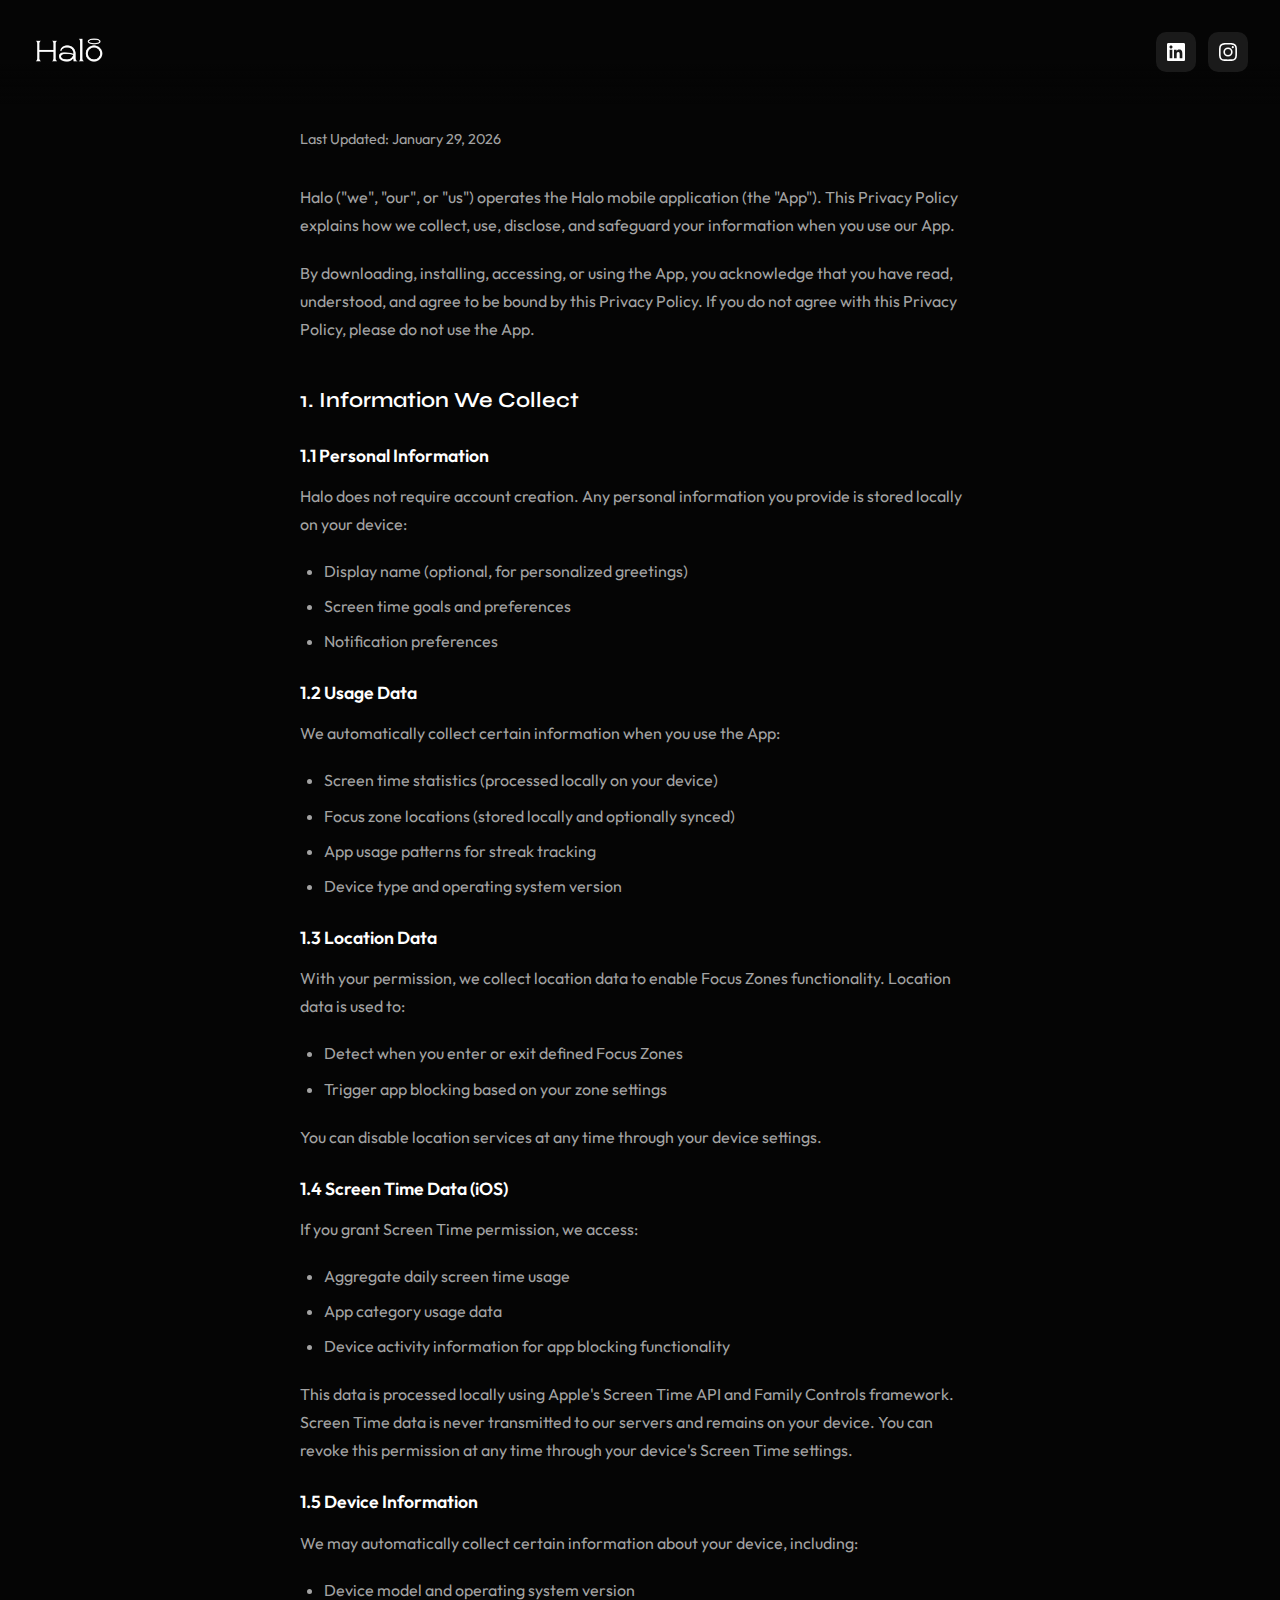
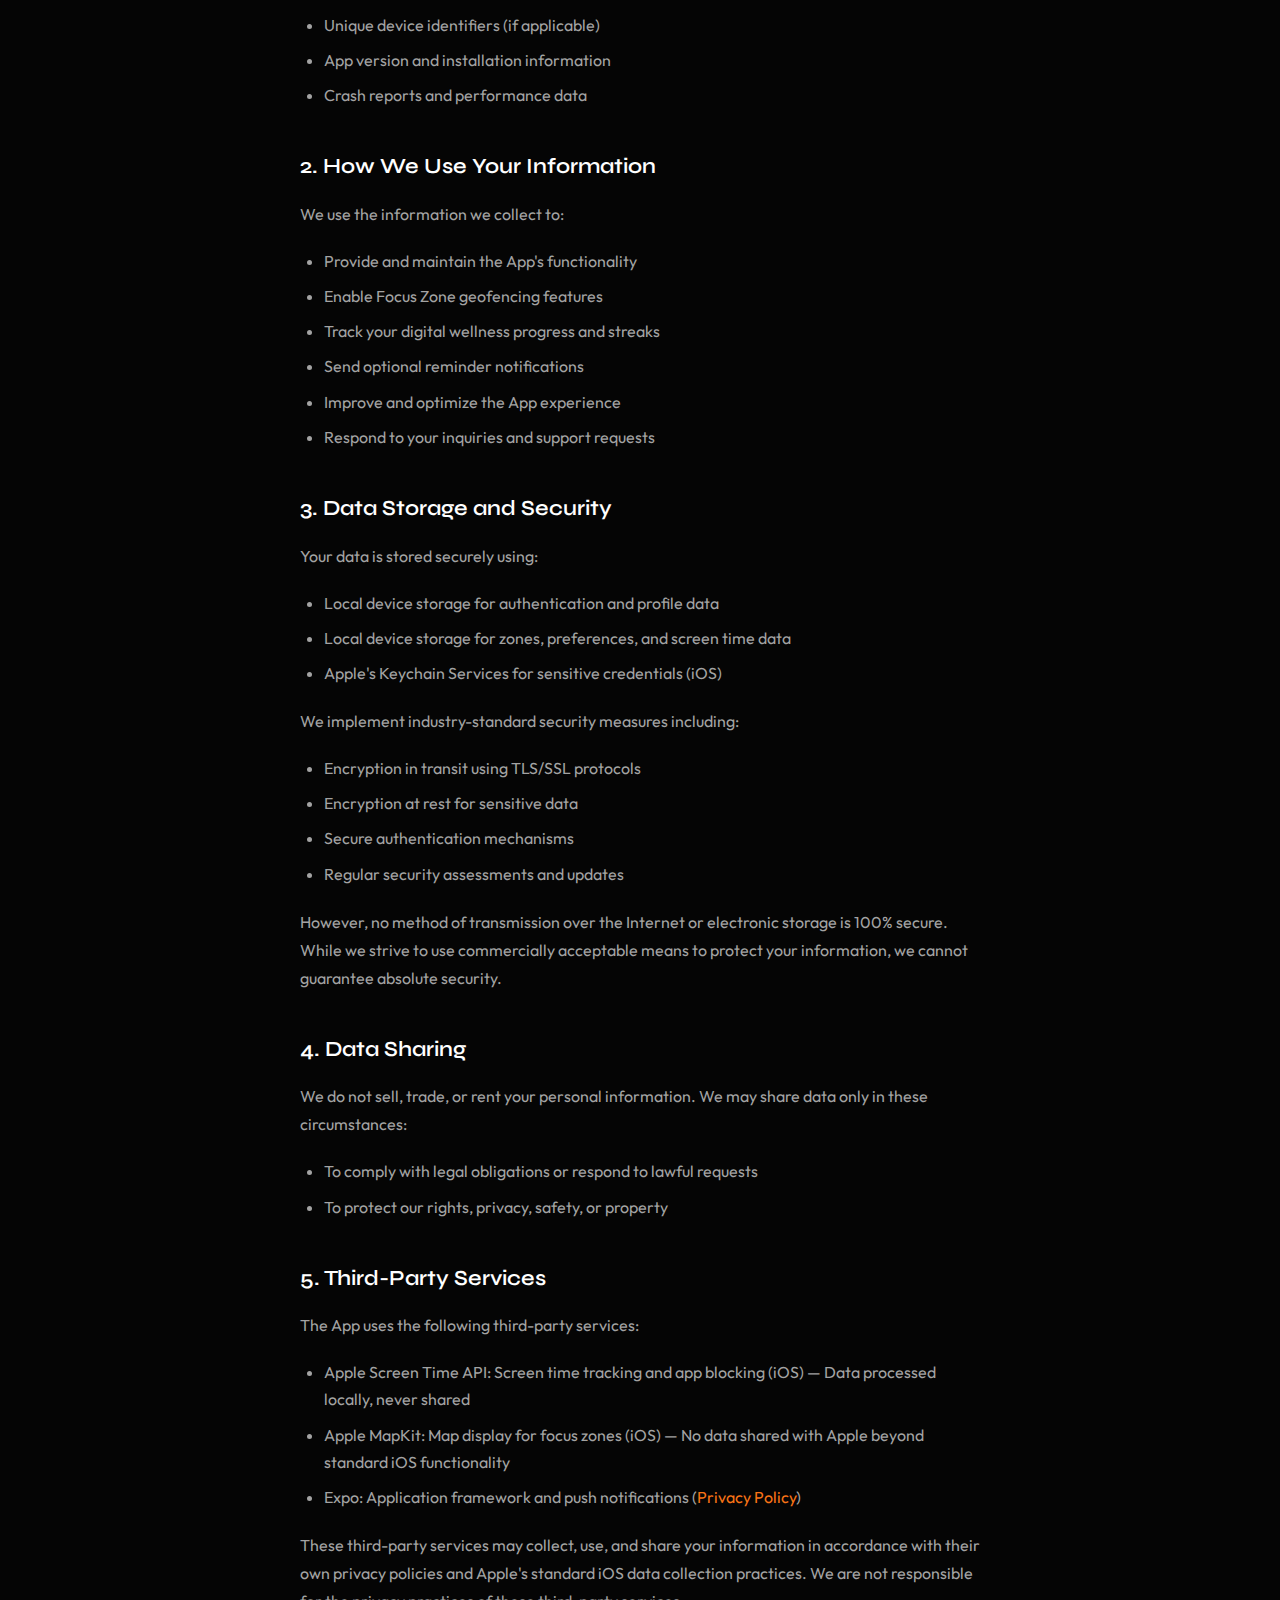
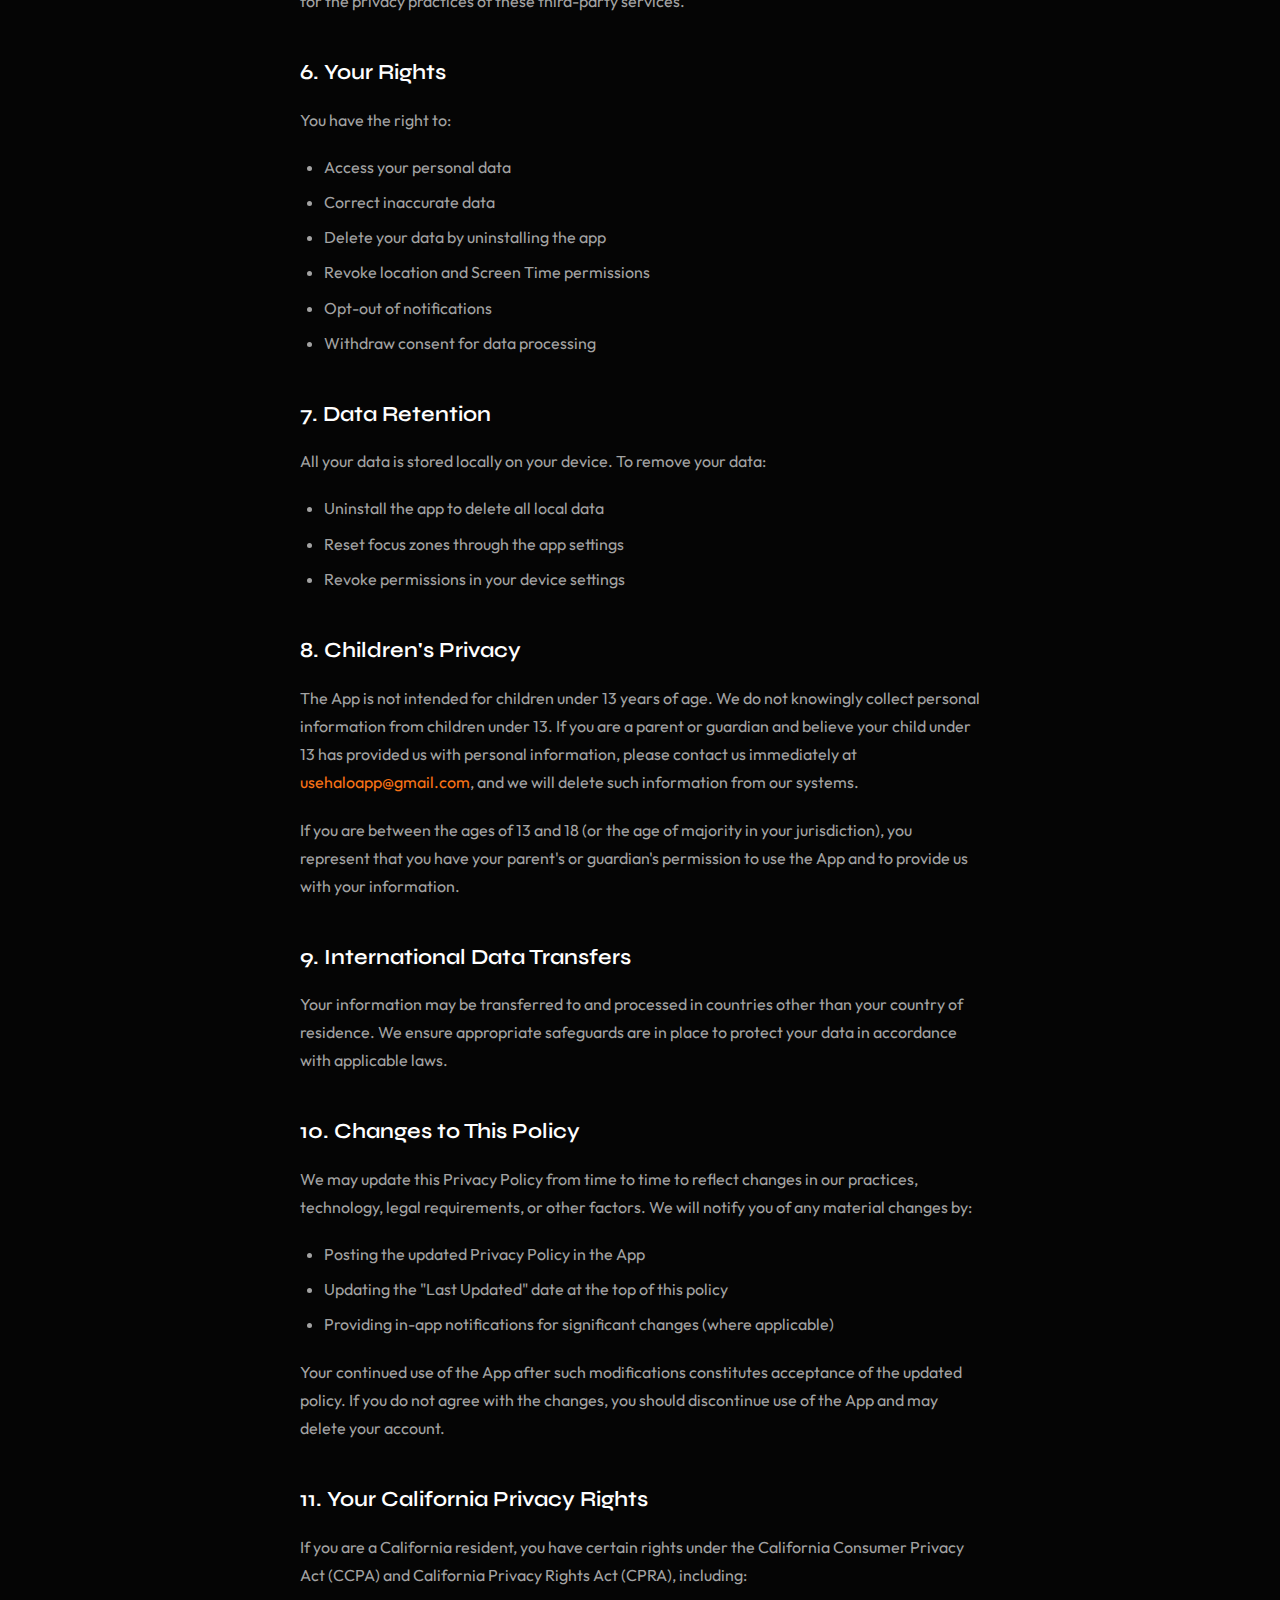
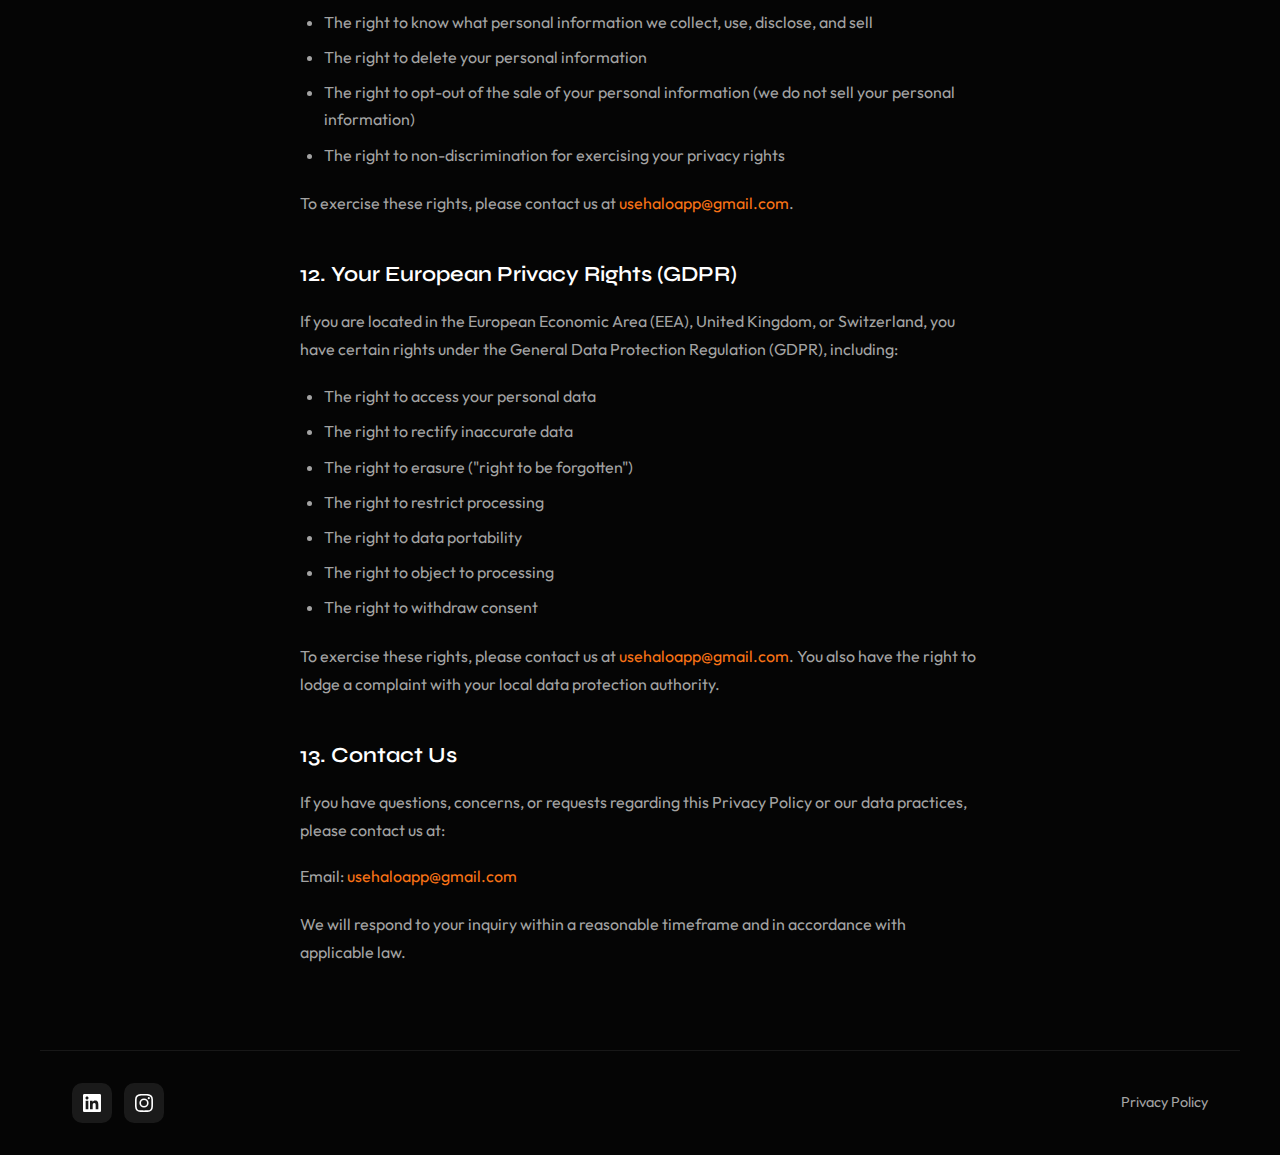
<file: privacy.html>
<!DOCTYPE html>
<html lang="en">
<head>
  <meta charset="UTF-8">
  <meta name="viewport" content="width=device-width, initial-scale=1.0">
  <title>Privacy Policy — Halō</title>
  <link rel="preconnect" href="https://fonts.googleapis.com">
  <link rel="preconnect" href="https://fonts.gstatic.com" crossorigin>
  <link href="https://fonts.googleapis.com/css2?family=Outfit:wght@300;400;500;600;700&family=Syne:wght@600;700;800&display=swap" rel="stylesheet">
  <link rel="stylesheet" href="styles.css">
</head>
<body>
  <header class="header">
    <a href="index.html" class="logo"><img src="HaloSiteLogo.png" alt="Halō" class="logo-img"></a>
    <nav class="social-links">
      <a href="https://www.linkedin.com/company/usehaloapp/" target="_blank" rel="noopener noreferrer" class="social-link" aria-label="LinkedIn">
        <svg viewBox="0 0 24 24" fill="currentColor"><path d="M20.447 20.452h-3.554v-5.569c0-1.328-.027-3.037-1.852-3.037-1.853 0-2.136 1.445-2.136 2.939v5.667H9.351V9h3.414v1.561h.046c.477-.9 1.637-1.85 3.37-1.85 3.601 0 4.267 2.37 4.267 5.455v6.286zM5.337 7.433c-1.144 0-2.063-.926-2.063-2.065 0-1.138.92-2.063 2.063-2.063 1.14 0 2.064.925 2.064 2.063 0 1.139-.925 2.065-2.064 2.065zm1.782 13.019H3.555V9h3.564v11.452zM22.225 0H1.771C.792 0 0 .774 0 1.729v20.542C0 23.227.792 24 1.771 24h20.451C23.2 24 24 23.227 24 22.271V1.729C24 .774 23.2 0 22.222 0h.003z"/></svg>
      </a>
      <a href="https://www.instagram.com/installhaloapp?igsh=cHlsNGlhc2d4a210" target="_blank" rel="noopener noreferrer" class="social-link" aria-label="Instagram">
        <svg viewBox="0 0 24 24" fill="currentColor"><path d="M12 2.163c3.204 0 3.584.012 4.85.07 3.252.148 4.771 1.691 4.919 4.919.058 1.265.069 1.645.069 4.849 0 3.205-.012 3.584-.069 4.849-.149 3.225-1.664 4.771-4.919 4.919-1.266.058-1.644.07-4.85.07-3.204 0-3.584-.012-4.849-.07-3.26-.149-4.771-1.699-4.919-4.92-.058-1.265-.07-1.644-.07-4.849 0-3.204.013-3.583.07-4.849.149-3.227 1.664-4.771 4.919-4.919 1.266-.057 1.645-.069 4.849-.069zM12 0C8.741 0 8.333.014 7.053.072 2.695.272.273 2.69.073 7.052.014 8.333 0 8.741 0 12c0 3.259.014 3.668.072 4.948.2 4.358 2.618 6.78 6.98 6.98C8.333 23.986 8.741 24 12 24c3.259 0 3.668-.014 4.948-.072 4.354-.2 6.782-2.618 6.979-6.98.059-1.28.073-1.689.073-4.948 0-3.259-.014-3.667-.072-4.947-.196-4.354-2.617-6.78-6.979-6.98C15.668.014 15.259 0 12 0zm0 5.838a6.162 6.162 0 100 12.324 6.162 6.162 0 000-12.324zM12 16a4 4 0 110-8 4 4 0 010 8zm6.406-11.845a1.44 1.44 0 100 2.881 1.44 1.44 0 000-2.881z"/></svg>
      </a>
    </nav>
  </header>

  <main class="privacy-main">
    <article class="privacy-content">
      <p class="privacy-last-updated">Last Updated: January 29, 2026</p>

      <p class="privacy-paragraph">
        Halo ("we", "our", or "us") operates the Halo mobile application (the "App"). This Privacy Policy explains how we collect, use, disclose, and safeguard your information when you use our App.
      </p>

      <p class="privacy-paragraph">
        By downloading, installing, accessing, or using the App, you acknowledge that you have read, understood, and agree to be bound by this Privacy Policy. If you do not agree with this Privacy Policy, please do not use the App.
      </p>

      <h2 class="privacy-section-title">1. Information We Collect</h2>

      <h3 class="privacy-subsection-title">1.1 Personal Information</h3>
      <p class="privacy-paragraph">
        Halo does not require account creation. Any personal information you provide is stored locally on your device:
      </p>
      <ul class="privacy-list">
        <li>Display name (optional, for personalized greetings)</li>
        <li>Screen time goals and preferences</li>
        <li>Notification preferences</li>
      </ul>

      <h3 class="privacy-subsection-title">1.2 Usage Data</h3>
      <p class="privacy-paragraph">
        We automatically collect certain information when you use the App:
      </p>
      <ul class="privacy-list">
        <li>Screen time statistics (processed locally on your device)</li>
        <li>Focus zone locations (stored locally and optionally synced)</li>
        <li>App usage patterns for streak tracking</li>
        <li>Device type and operating system version</li>
      </ul>

      <h3 class="privacy-subsection-title">1.3 Location Data</h3>
      <p class="privacy-paragraph">
        With your permission, we collect location data to enable Focus Zones functionality. Location data is used to:
      </p>
      <ul class="privacy-list">
        <li>Detect when you enter or exit defined Focus Zones</li>
        <li>Trigger app blocking based on your zone settings</li>
      </ul>
      <p class="privacy-paragraph">
        You can disable location services at any time through your device settings.
      </p>

      <h3 class="privacy-subsection-title">1.4 Screen Time Data (iOS)</h3>
      <p class="privacy-paragraph">
        If you grant Screen Time permission, we access:
      </p>
      <ul class="privacy-list">
        <li>Aggregate daily screen time usage</li>
        <li>App category usage data</li>
        <li>Device activity information for app blocking functionality</li>
      </ul>
      <p class="privacy-paragraph">
        This data is processed locally using Apple's Screen Time API and Family Controls framework. Screen Time data is never transmitted to our servers and remains on your device. You can revoke this permission at any time through your device's Screen Time settings.
      </p>

      <h3 class="privacy-subsection-title">1.5 Device Information</h3>
      <p class="privacy-paragraph">
        We may automatically collect certain information about your device, including:
      </p>
      <ul class="privacy-list">
        <li>Device model and operating system version</li>
        <li>Unique device identifiers (if applicable)</li>
        <li>App version and installation information</li>
        <li>Crash reports and performance data</li>
      </ul>

      <h2 class="privacy-section-title">2. How We Use Your Information</h2>
      <p class="privacy-paragraph">
        We use the information we collect to:
      </p>
      <ul class="privacy-list">
        <li>Provide and maintain the App's functionality</li>
        <li>Enable Focus Zone geofencing features</li>
        <li>Track your digital wellness progress and streaks</li>
        <li>Send optional reminder notifications</li>
        <li>Improve and optimize the App experience</li>
        <li>Respond to your inquiries and support requests</li>
      </ul>

      <h2 class="privacy-section-title">3. Data Storage and Security</h2>
      <p class="privacy-paragraph">
        Your data is stored securely using:
      </p>
      <ul class="privacy-list">
        <li>Local device storage for authentication and profile data</li>
        <li>Local device storage for zones, preferences, and screen time data</li>
        <li>Apple's Keychain Services for sensitive credentials (iOS)</li>
      </ul>
      <p class="privacy-paragraph">
        We implement industry-standard security measures including:
      </p>
      <ul class="privacy-list">
        <li>Encryption in transit using TLS/SSL protocols</li>
        <li>Encryption at rest for sensitive data</li>
        <li>Secure authentication mechanisms</li>
        <li>Regular security assessments and updates</li>
      </ul>
      <p class="privacy-paragraph">
        However, no method of transmission over the Internet or electronic storage is 100% secure. While we strive to use commercially acceptable means to protect your information, we cannot guarantee absolute security.
      </p>

      <h2 class="privacy-section-title">4. Data Sharing</h2>
      <p class="privacy-paragraph">
        We do not sell, trade, or rent your personal information. We may share data only in these circumstances:
      </p>
      <ul class="privacy-list">
        <li>To comply with legal obligations or respond to lawful requests</li>
        <li>To protect our rights, privacy, safety, or property</li>
      </ul>

      <h2 class="privacy-section-title">5. Third-Party Services</h2>
      <p class="privacy-paragraph">
        The App uses the following third-party services:
      </p>
      <ul class="privacy-list">
        <li>Apple Screen Time API: Screen time tracking and app blocking (iOS) — Data processed locally, never shared</li>
        <li>Apple MapKit: Map display for focus zones (iOS) — No data shared with Apple beyond standard iOS functionality</li>
        <li>Expo: Application framework and push notifications (<a href="https://expo.dev/privacy" target="_blank" rel="noopener noreferrer">Privacy Policy</a>)</li>
      </ul>
      <p class="privacy-paragraph">
        These third-party services may collect, use, and share your information in accordance with their own privacy policies and Apple's standard iOS data collection practices. We are not responsible for the privacy practices of these third-party services.
      </p>

      <h2 class="privacy-section-title">6. Your Rights</h2>
      <p class="privacy-paragraph">
        You have the right to:
      </p>
      <ul class="privacy-list">
        <li>Access your personal data</li>
        <li>Correct inaccurate data</li>
        <li>Delete your data by uninstalling the app</li>
        <li>Revoke location and Screen Time permissions</li>
        <li>Opt-out of notifications</li>
        <li>Withdraw consent for data processing</li>
      </ul>

      <h2 class="privacy-section-title">7. Data Retention</h2>
      <p class="privacy-paragraph">
        All your data is stored locally on your device. To remove your data:
      </p>
      <ul class="privacy-list">
        <li>Uninstall the app to delete all local data</li>
        <li>Reset focus zones through the app settings</li>
        <li>Revoke permissions in your device settings</li>
      </ul>

      <h2 class="privacy-section-title">8. Children's Privacy</h2>
      <p class="privacy-paragraph">
        The App is not intended for children under 13 years of age. We do not knowingly collect personal information from children under 13. If you are a parent or guardian and believe your child under 13 has provided us with personal information, please contact us immediately at <a href="mailto:usehaloapp@gmail.com">usehaloapp@gmail.com</a>, and we will delete such information from our systems.
      </p>
      <p class="privacy-paragraph">
        If you are between the ages of 13 and 18 (or the age of majority in your jurisdiction), you represent that you have your parent's or guardian's permission to use the App and to provide us with your information.
      </p>

      <h2 class="privacy-section-title">9. International Data Transfers</h2>
      <p class="privacy-paragraph">
        Your information may be transferred to and processed in countries other than your country of residence. We ensure appropriate safeguards are in place to protect your data in accordance with applicable laws.
      </p>

      <h2 class="privacy-section-title">10. Changes to This Policy</h2>
      <p class="privacy-paragraph">
        We may update this Privacy Policy from time to time to reflect changes in our practices, technology, legal requirements, or other factors. We will notify you of any material changes by:
      </p>
      <ul class="privacy-list">
        <li>Posting the updated Privacy Policy in the App</li>
        <li>Updating the "Last Updated" date at the top of this policy</li>
        <li>Providing in-app notifications for significant changes (where applicable)</li>
      </ul>
      <p class="privacy-paragraph">
        Your continued use of the App after such modifications constitutes acceptance of the updated policy. If you do not agree with the changes, you should discontinue use of the App and may delete your account.
      </p>

      <h2 class="privacy-section-title">11. Your California Privacy Rights</h2>
      <p class="privacy-paragraph">
        If you are a California resident, you have certain rights under the California Consumer Privacy Act (CCPA) and California Privacy Rights Act (CPRA), including:
      </p>
      <ul class="privacy-list">
        <li>The right to know what personal information we collect, use, disclose, and sell</li>
        <li>The right to delete your personal information</li>
        <li>The right to opt-out of the sale of your personal information (we do not sell your personal information)</li>
        <li>The right to non-discrimination for exercising your privacy rights</li>
      </ul>
      <p class="privacy-paragraph">
        To exercise these rights, please contact us at <a href="mailto:usehaloapp@gmail.com">usehaloapp@gmail.com</a>.
      </p>

      <h2 class="privacy-section-title">12. Your European Privacy Rights (GDPR)</h2>
      <p class="privacy-paragraph">
        If you are located in the European Economic Area (EEA), United Kingdom, or Switzerland, you have certain rights under the General Data Protection Regulation (GDPR), including:
      </p>
      <ul class="privacy-list">
        <li>The right to access your personal data</li>
        <li>The right to rectify inaccurate data</li>
        <li>The right to erasure ("right to be forgotten")</li>
        <li>The right to restrict processing</li>
        <li>The right to data portability</li>
        <li>The right to object to processing</li>
        <li>The right to withdraw consent</li>
      </ul>
      <p class="privacy-paragraph">
        To exercise these rights, please contact us at <a href="mailto:usehaloapp@gmail.com">usehaloapp@gmail.com</a>. You also have the right to lodge a complaint with your local data protection authority.
      </p>

      <h2 class="privacy-section-title">13. Contact Us</h2>
      <p class="privacy-paragraph">
        If you have questions, concerns, or requests regarding this Privacy Policy or our data practices, please contact us at:
      </p>
      <p class="privacy-contact-info">Email: <a href="mailto:usehaloapp@gmail.com">usehaloapp@gmail.com</a></p>
      <p class="privacy-paragraph">
        We will respond to your inquiry within a reasonable timeframe and in accordance with applicable law.
      </p>
    </article>
  </main>

  <footer class="footer">
    <div class="social-links">
      <a href="https://www.linkedin.com/company/usehaloapp/" target="_blank" rel="noopener noreferrer" class="social-link" aria-label="LinkedIn">
        <svg viewBox="0 0 24 24" fill="currentColor"><path d="M20.447 20.452h-3.554v-5.569c0-1.328-.027-3.037-1.852-3.037-1.853 0-2.136 1.445-2.136 2.939v5.667H9.351V9h3.414v1.561h.046c.477-.9 1.637-1.85 3.37-1.85 3.601 0 4.267 2.37 4.267 5.455v6.286zM5.337 7.433c-1.144 0-2.063-.926-2.063-2.065 0-1.138.92-2.063 2.063-2.063 1.14 0 2.064.925 2.064 2.063 0 1.139-.925 2.065-2.064 2.065zm1.782 13.019H3.555V9h3.564v11.452zM22.225 0H1.771C.792 0 0 .774 0 1.729v20.542C0 23.227.792 24 1.771 24h20.451C23.2 24 24 23.227 24 22.271V1.729C24 .774 23.2 0 22.222 0h.003z"/></svg>
      </a>
      <a href="https://www.instagram.com/installhaloapp?igsh=cHlsNGlhc2d4a210" target="_blank" rel="noopener noreferrer" class="social-link" aria-label="Instagram">
        <svg viewBox="0 0 24 24" fill="currentColor"><path d="M12 2.163c3.204 0 3.584.012 4.85.07 3.252.148 4.771 1.691 4.919 4.919.058 1.265.069 1.645.069 4.849 0 3.205-.012 3.584-.069 4.849-.149 3.225-1.664 4.771-4.919 4.919-1.266.058-1.644.07-4.85.07-3.204 0-3.584-.012-4.849-.07-3.26-.149-4.771-1.699-4.919-4.92-.058-1.265-.07-1.644-.07-4.849 0-3.204.013-3.583.07-4.849.149-3.227 1.664-4.771 4.919-4.919 1.266-.057 1.645-.069 4.849-.069zM12 0C8.741 0 8.333.014 7.053.072 2.695.272.273 2.69.073 7.052.014 8.333 0 8.741 0 12c0 3.259.014 3.668.072 4.948.2 4.358 2.618 6.78 6.98 6.98C8.333 23.986 8.741 24 12 24c3.259 0 3.668-.014 4.948-.072 4.354-.2 6.782-2.618 6.979-6.98.059-1.28.073-1.689.073-4.948 0-3.259-.014-3.667-.072-4.947-.196-4.354-2.617-6.78-6.979-6.98C15.668.014 15.259 0 12 0zm0 5.838a6.162 6.162 0 100 12.324 6.162 6.162 0 000-12.324zM12 16a4 4 0 110-8 4 4 0 010 8zm6.406-11.845a1.44 1.44 0 100 2.881 1.44 1.44 0 000-2.881z"/></svg>
      </a>
    </div>
    <a href="privacy.html" class="privacy-link">Privacy Policy</a>
  </footer>
</body>
</html>
</file>
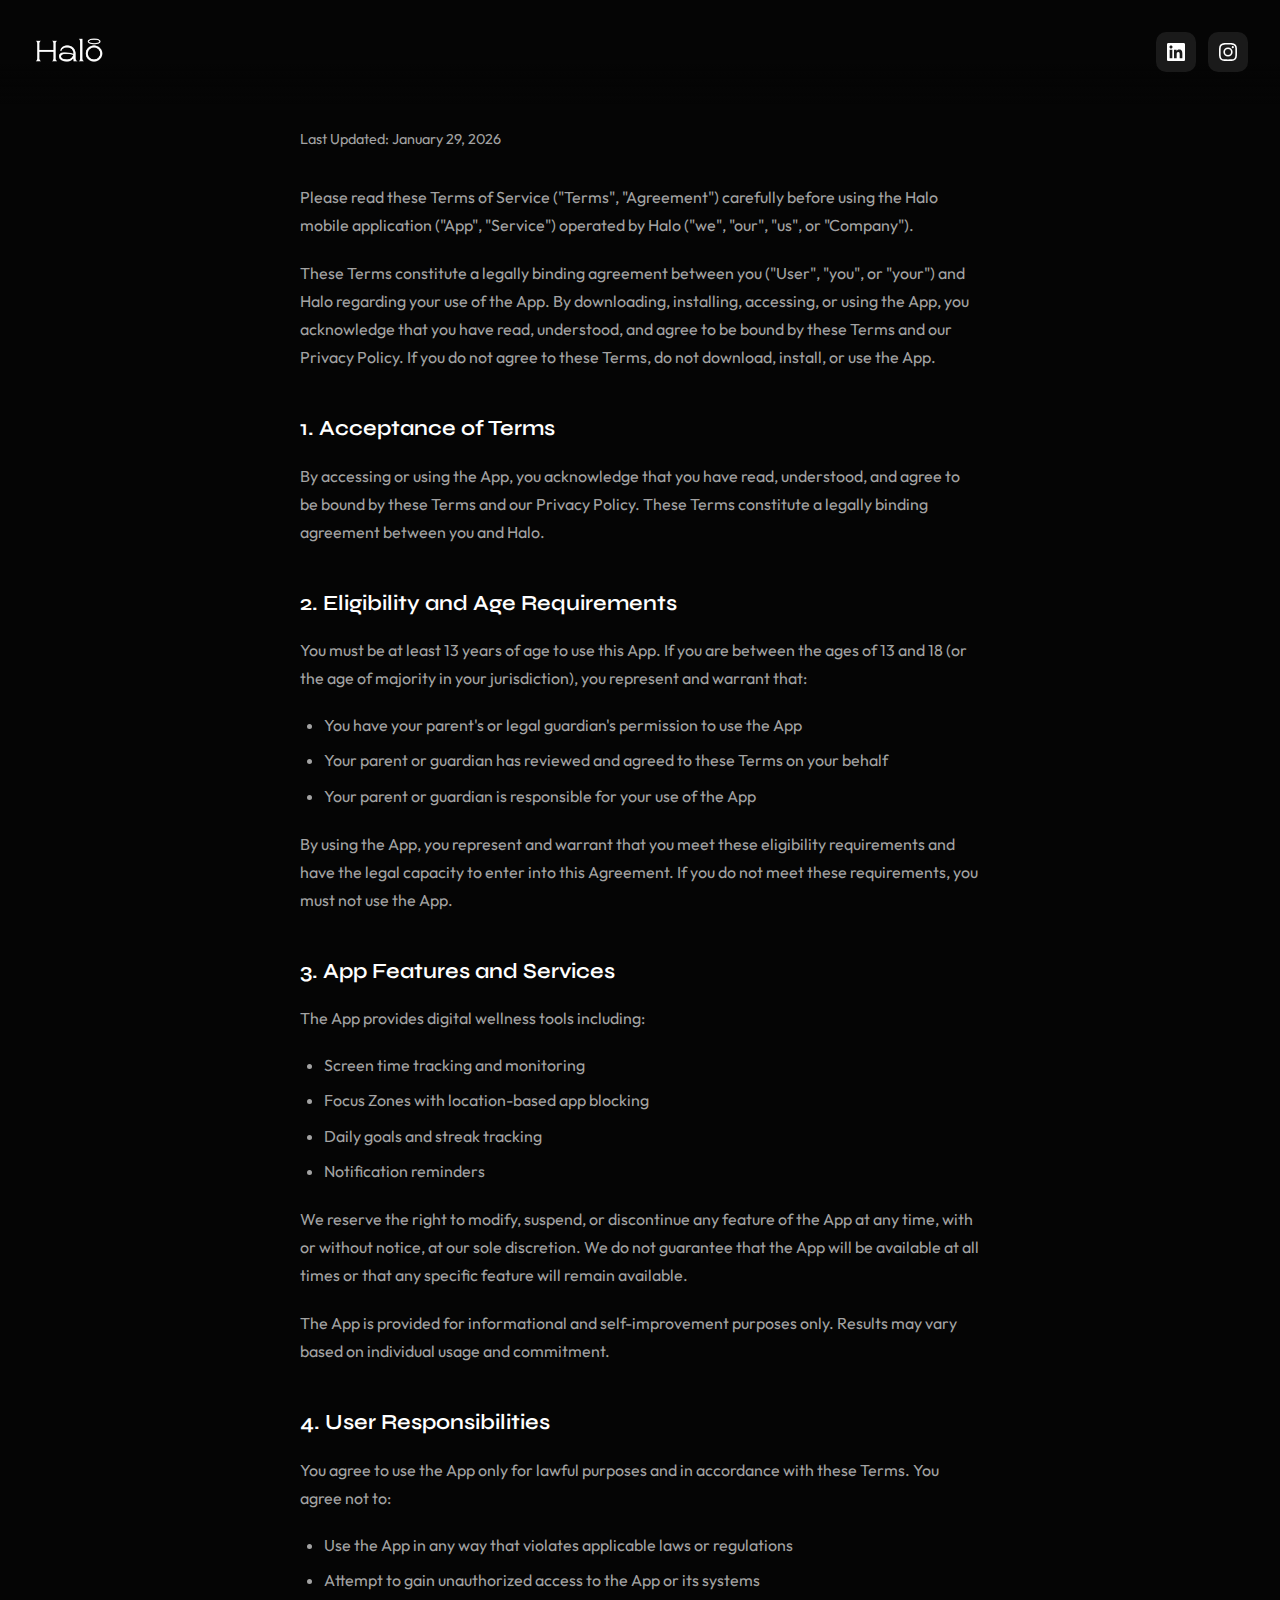
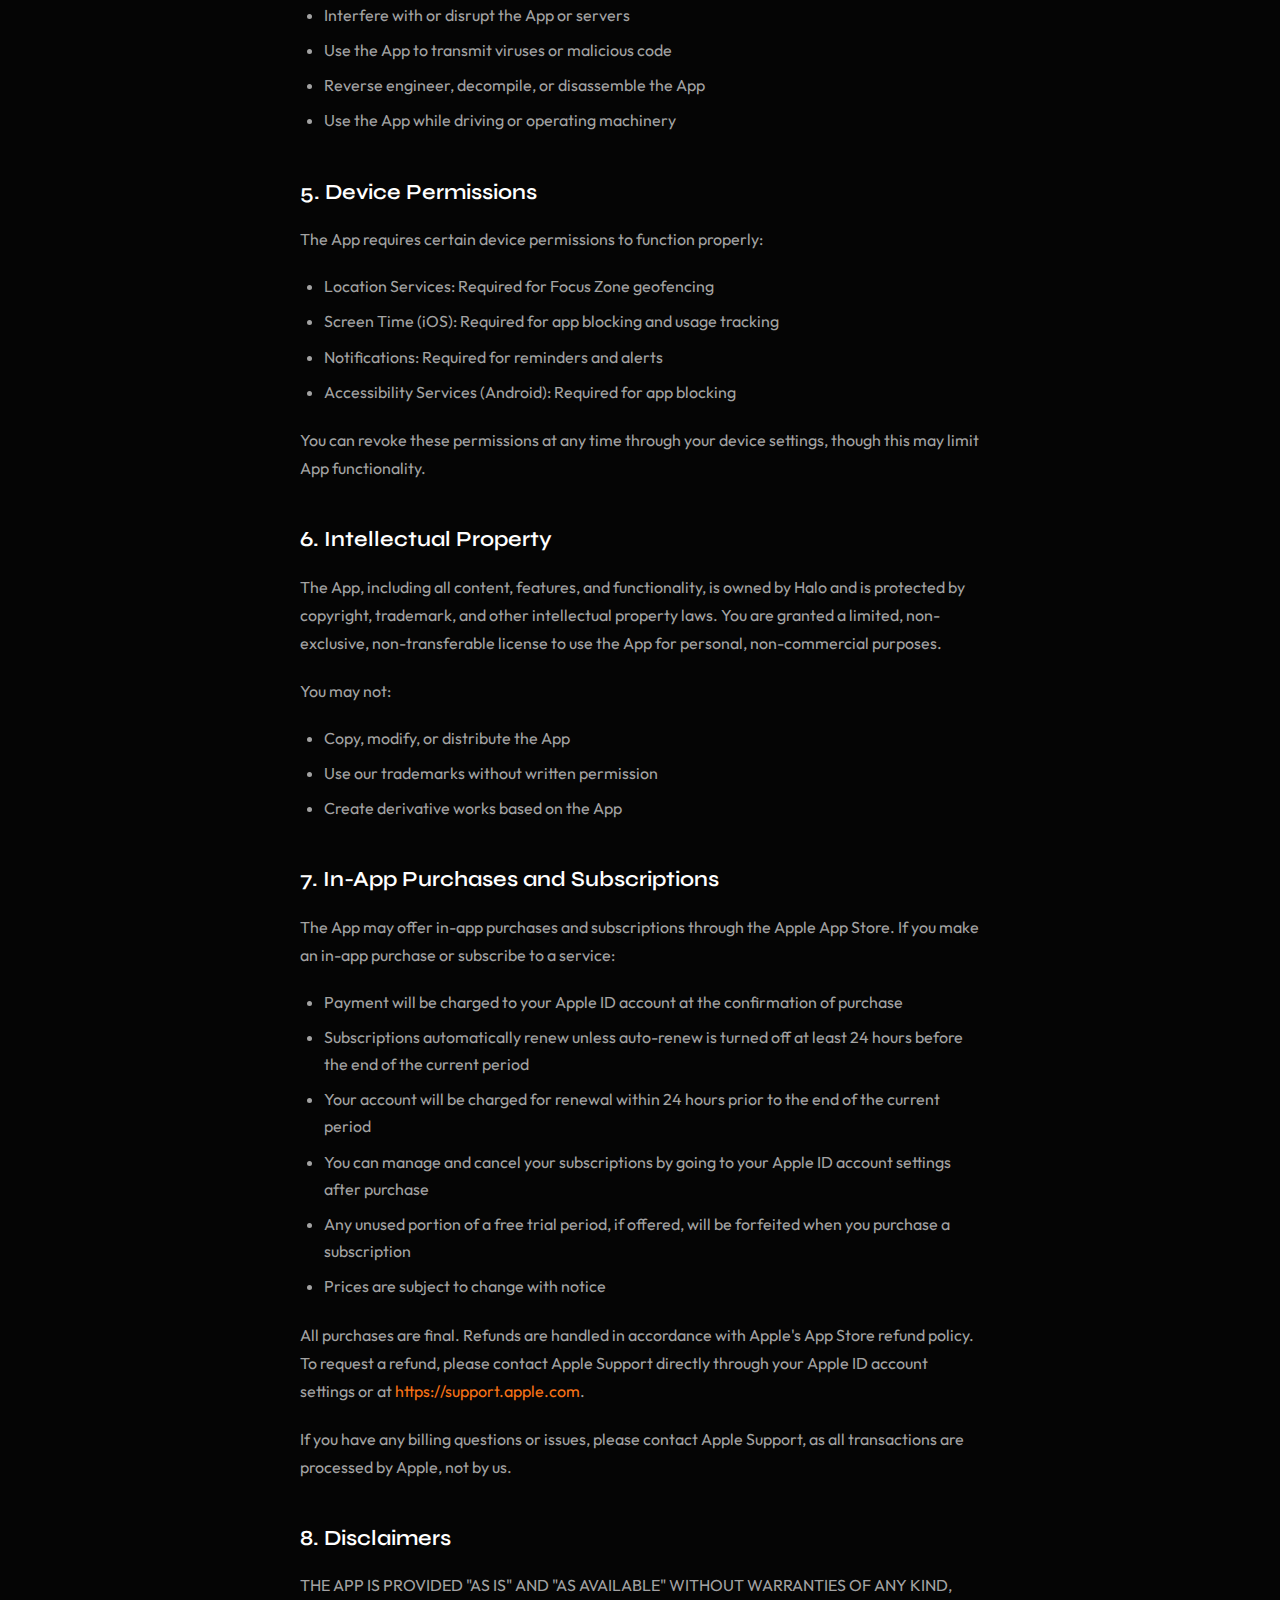
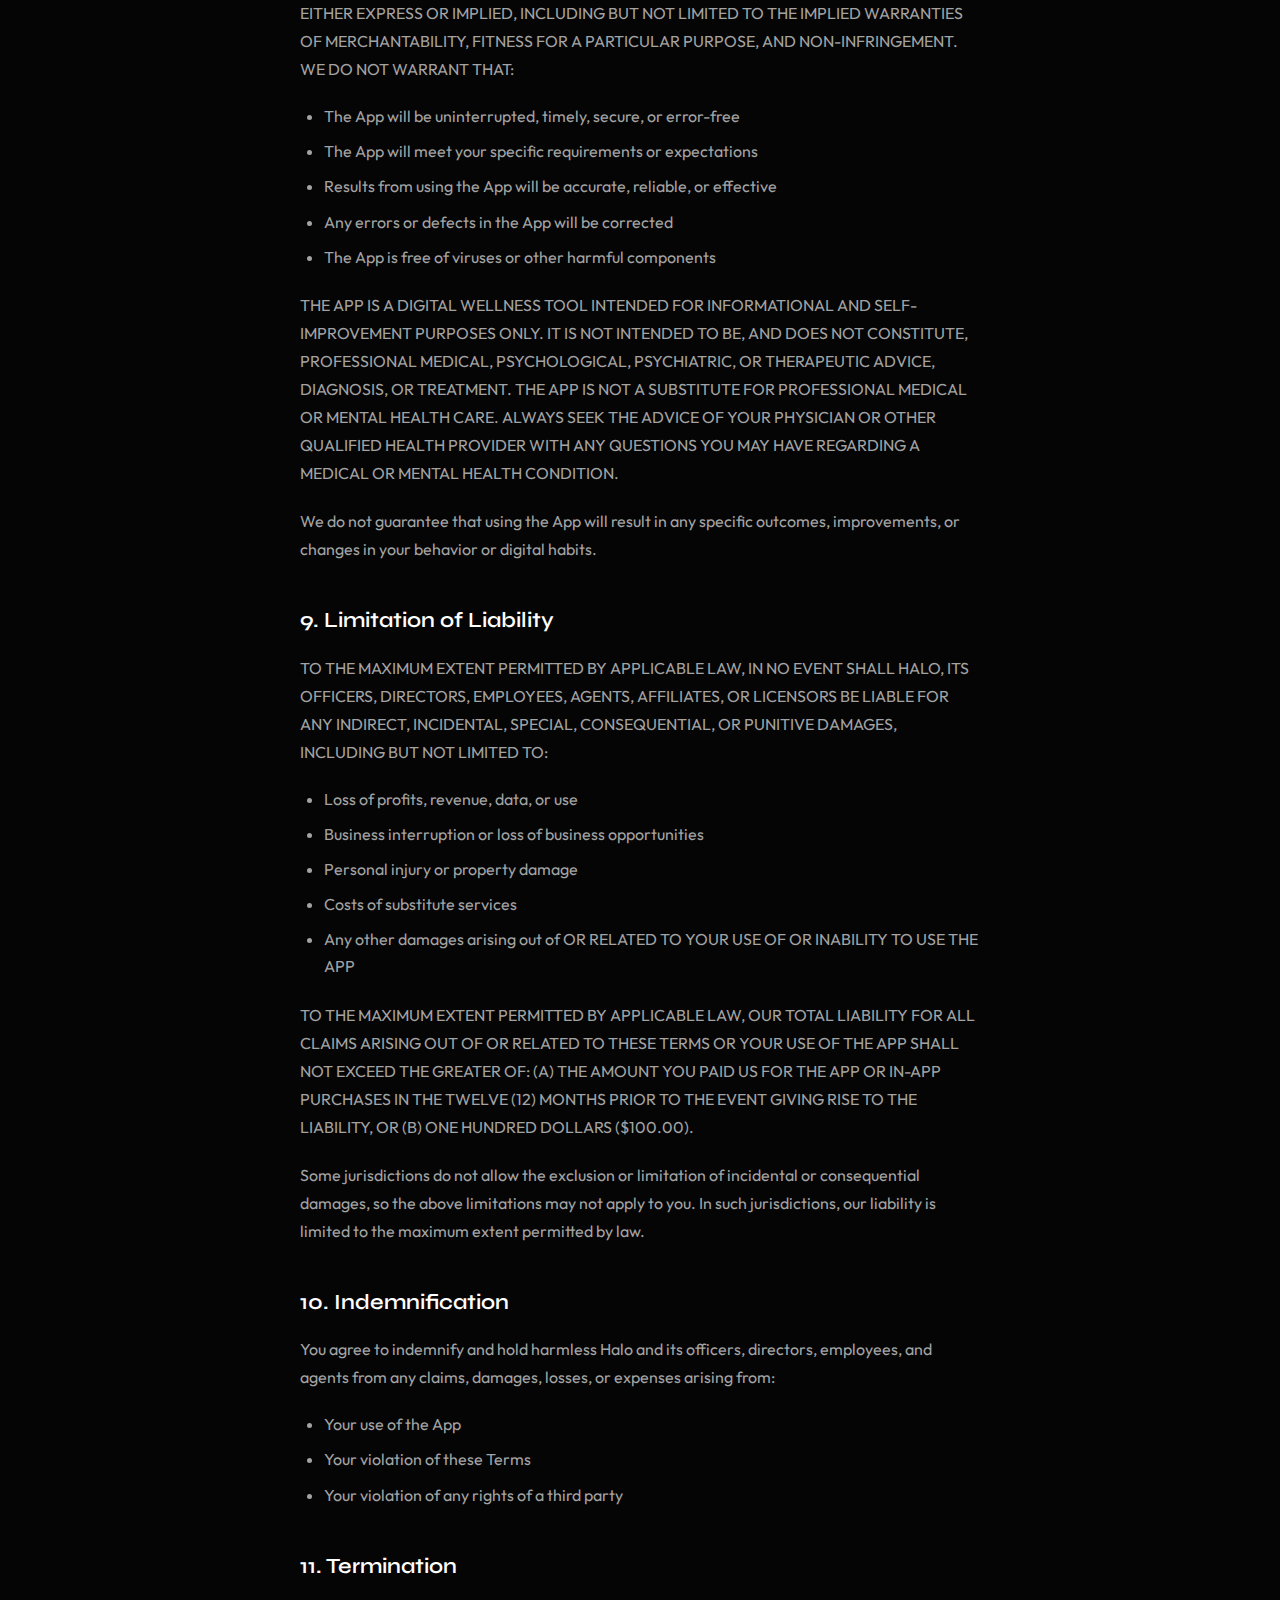
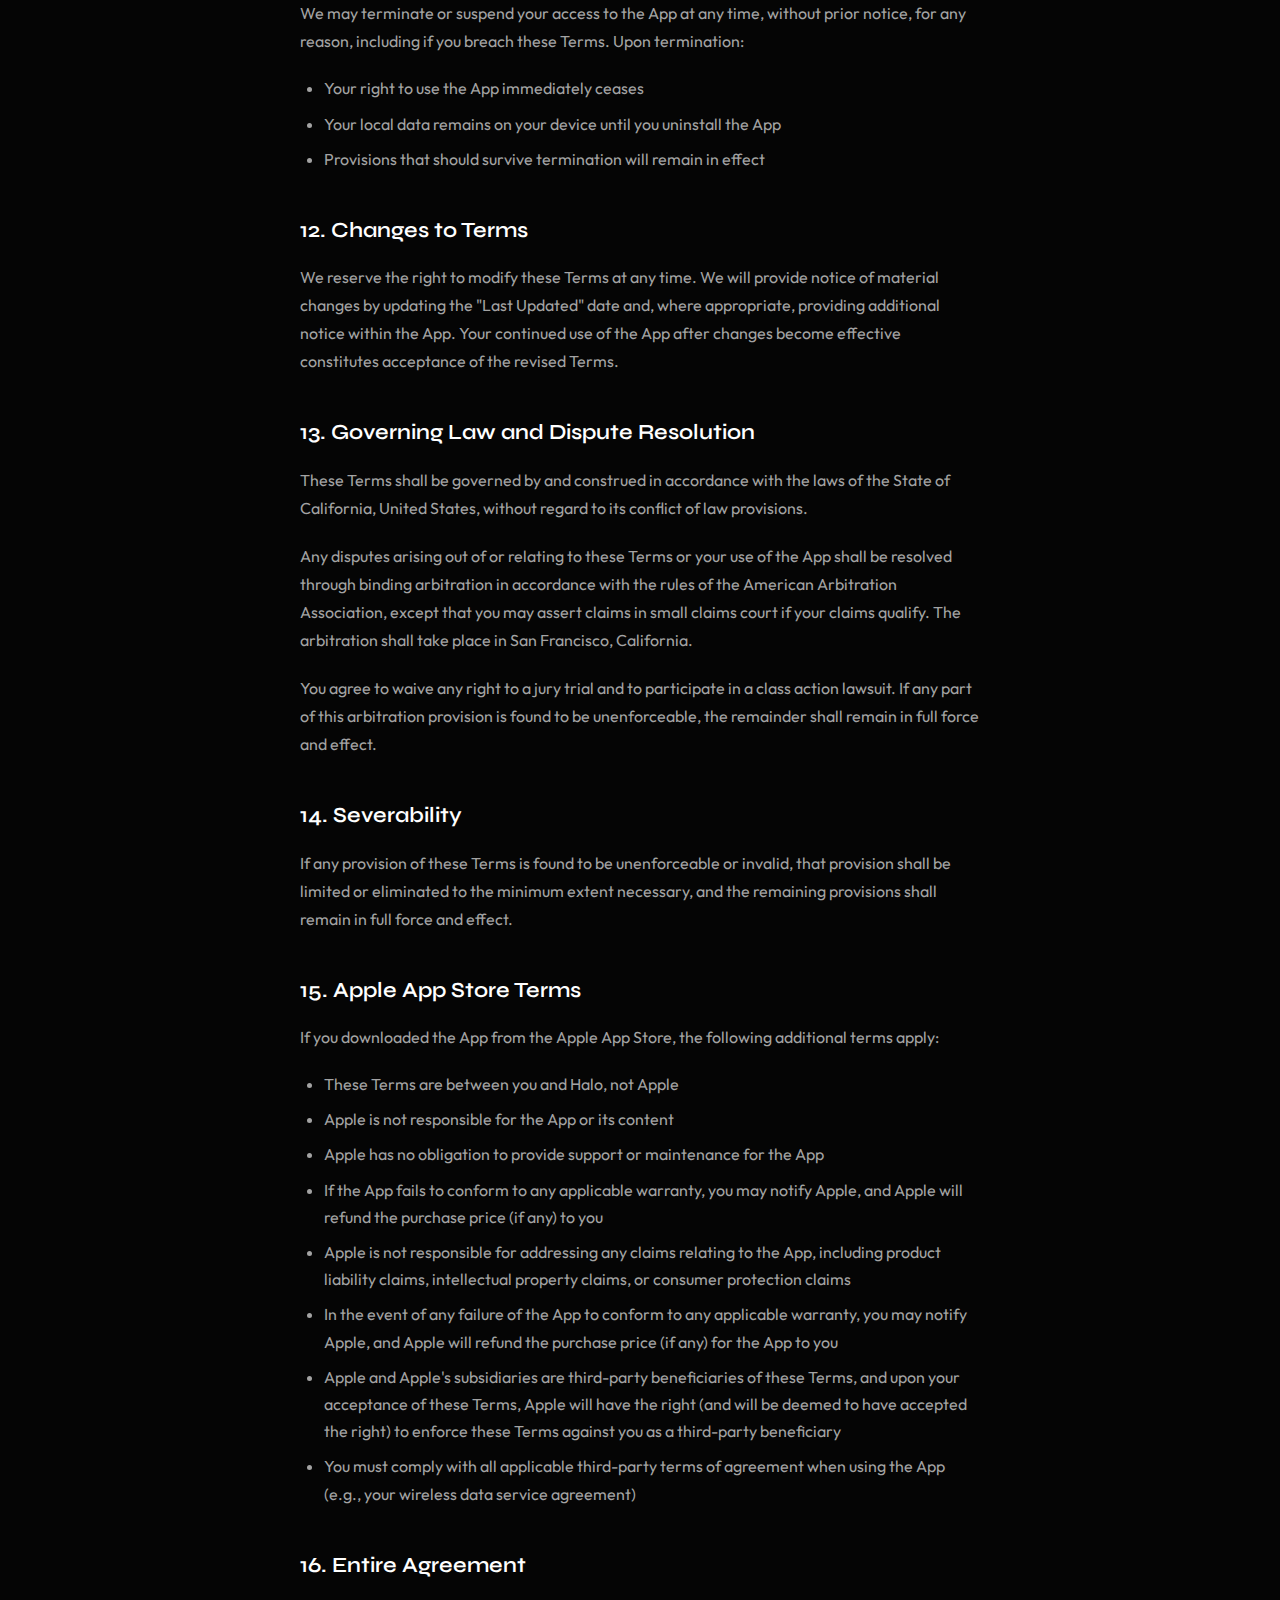
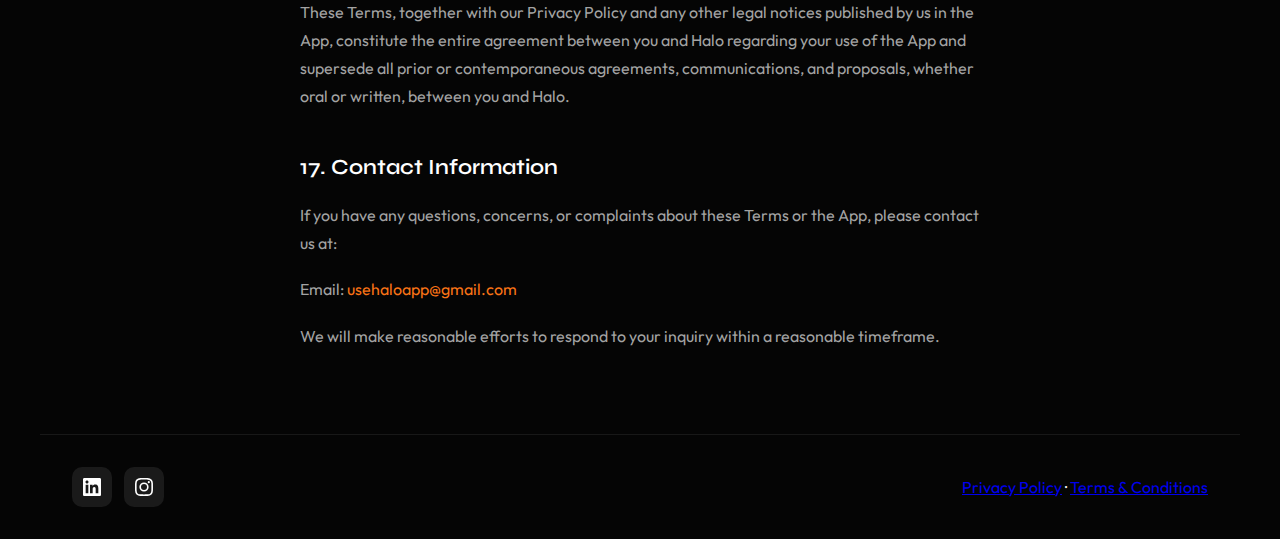
<file: terms.html>
<!DOCTYPE html>
<html lang="en">
<head>
  <meta charset="UTF-8">
  <meta name="viewport" content="width=device-width, initial-scale=1.0">
  <title>Terms of Service — Halō</title>
  <link rel="preconnect" href="https://fonts.googleapis.com">
  <link rel="preconnect" href="https://fonts.gstatic.com" crossorigin>
  <link href="https://fonts.googleapis.com/css2?family=Outfit:wght@300;400;500;600;700&family=Syne:wght@600;700;800&display=swap" rel="stylesheet">
  <link rel="stylesheet" href="styles.css">
</head>
<body>
  <header class="header">
    <a href="index.html" class="logo"><img src="HaloSiteLogo.png" alt="Halō" class="logo-img"></a>
    <nav class="social-links">
      <a href="https://www.linkedin.com/company/usehaloapp/" target="_blank" rel="noopener noreferrer" class="social-link" aria-label="LinkedIn">
        <svg viewBox="0 0 24 24" fill="currentColor"><path d="M20.447 20.452h-3.554v-5.569c0-1.328-.027-3.037-1.852-3.037-1.853 0-2.136 1.445-2.136 2.939v5.667H9.351V9h3.414v1.561h.046c.477-.9 1.637-1.85 3.37-1.85 3.601 0 4.267 2.37 4.267 5.455v6.286zM5.337 7.433c-1.144 0-2.063-.926-2.063-2.065 0-1.138.92-2.063 2.063-2.063 1.14 0 2.064.925 2.064 2.063 0 1.139-.925 2.065-2.064 2.065zm1.782 13.019H3.555V9h3.564v11.452zM22.225 0H1.771C.792 0 0 .774 0 1.729v20.542C0 23.227.792 24 1.771 24h20.451C23.2 24 24 23.227 24 22.271V1.729C24 .774 23.2 0 22.222 0h.003z"/></svg>
      </a>
      <a href="https://www.instagram.com/installhaloapp?igsh=cHlsNGlhc2d4a210" target="_blank" rel="noopener noreferrer" class="social-link" aria-label="Instagram">
        <svg viewBox="0 0 24 24" fill="currentColor"><path d="M12 2.163c3.204 0 3.584.012 4.85.07 3.252.148 4.771 1.691 4.919 4.919.058 1.265.069 1.645.069 4.849 0 3.205-.012 3.584-.069 4.849-.149 3.225-1.664 4.771-4.919 4.919-1.266.058-1.644.07-4.85.07-3.204 0-3.584-.012-4.849-.07-3.26-.149-4.771-1.699-4.919-4.92-.058-1.265-.07-1.644-.07-4.849 0-3.204.013-3.583.07-4.849.149-3.227 1.664-4.771 4.919-4.919 1.266-.057 1.645-.069 4.849-.069zM12 0C8.741 0 8.333.014 7.053.072 2.695.272.273 2.69.073 7.052.014 8.333 0 8.741 0 12c0 3.259.014 3.668.072 4.948.2 4.358 2.618 6.78 6.98 6.98C8.333 23.986 8.741 24 12 24c3.259 0 3.668-.014 4.948-.072 4.354-.2 6.782-2.618 6.979-6.98.059-1.28.073-1.689.073-4.948 0-3.259-.014-3.667-.072-4.947-.196-4.354-2.617-6.78-6.979-6.98C15.668.014 15.259 0 12 0zm0 5.838a6.162 6.162 0 100 12.324 6.162 6.162 0 000-12.324zM12 16a4 4 0 110-8 4 4 0 010 8zm6.406-11.845a1.44 1.44 0 100 2.881 1.44 1.44 0 000-2.881z"/></svg>
      </a>
    </nav>
  </header>

  <main class="privacy-main">
    <article class="privacy-content">
      <p class="privacy-last-updated">Last Updated: January 29, 2026</p>

      <p class="privacy-paragraph">
        Please read these Terms of Service ("Terms", "Agreement") carefully before using the Halo mobile application ("App", "Service") operated by Halo ("we", "our", "us", or "Company").
      </p>

      <p class="privacy-paragraph">
        These Terms constitute a legally binding agreement between you ("User", "you", or "your") and Halo regarding your use of the App. By downloading, installing, accessing, or using the App, you acknowledge that you have read, understood, and agree to be bound by these Terms and our Privacy Policy. If you do not agree to these Terms, do not download, install, or use the App.
      </p>

      <h2 class="privacy-section-title">1. Acceptance of Terms</h2>
      <p class="privacy-paragraph">
        By accessing or using the App, you acknowledge that you have read, understood, and agree to be bound by these Terms and our Privacy Policy. These Terms constitute a legally binding agreement between you and Halo.
      </p>

      <h2 class="privacy-section-title">2. Eligibility and Age Requirements</h2>
      <p class="privacy-paragraph">
        You must be at least 13 years of age to use this App. If you are between the ages of 13 and 18 (or the age of majority in your jurisdiction), you represent and warrant that:
      </p>
      <ul class="privacy-list">
        <li>You have your parent's or legal guardian's permission to use the App</li>
        <li>Your parent or guardian has reviewed and agreed to these Terms on your behalf</li>
        <li>Your parent or guardian is responsible for your use of the App</li>
      </ul>
      <p class="privacy-paragraph">
        By using the App, you represent and warrant that you meet these eligibility requirements and have the legal capacity to enter into this Agreement. If you do not meet these requirements, you must not use the App.
      </p>

      <h2 class="privacy-section-title">3. App Features and Services</h2>
      <p class="privacy-paragraph">
        The App provides digital wellness tools including:
      </p>
      <ul class="privacy-list">
        <li>Screen time tracking and monitoring</li>
        <li>Focus Zones with location-based app blocking</li>
        <li>Daily goals and streak tracking</li>
        <li>Notification reminders</li>
      </ul>
      <p class="privacy-paragraph">
        We reserve the right to modify, suspend, or discontinue any feature of the App at any time, with or without notice, at our sole discretion. We do not guarantee that the App will be available at all times or that any specific feature will remain available.
      </p>
      <p class="privacy-paragraph">
        The App is provided for informational and self-improvement purposes only. Results may vary based on individual usage and commitment.
      </p>

      <h2 class="privacy-section-title">4. User Responsibilities</h2>
      <p class="privacy-paragraph">
        You agree to use the App only for lawful purposes and in accordance with these Terms. You agree not to:
      </p>
      <ul class="privacy-list">
        <li>Use the App in any way that violates applicable laws or regulations</li>
        <li>Attempt to gain unauthorized access to the App or its systems</li>
        <li>Interfere with or disrupt the App or servers</li>
        <li>Use the App to transmit viruses or malicious code</li>
        <li>Reverse engineer, decompile, or disassemble the App</li>
        <li>Use the App while driving or operating machinery</li>
      </ul>

      <h2 class="privacy-section-title">5. Device Permissions</h2>
      <p class="privacy-paragraph">
        The App requires certain device permissions to function properly:
      </p>
      <ul class="privacy-list">
        <li>Location Services: Required for Focus Zone geofencing</li>
        <li>Screen Time (iOS): Required for app blocking and usage tracking</li>
        <li>Notifications: Required for reminders and alerts</li>
        <li>Accessibility Services (Android): Required for app blocking</li>
      </ul>
      <p class="privacy-paragraph">
        You can revoke these permissions at any time through your device settings, though this may limit App functionality.
      </p>

      <h2 class="privacy-section-title">6. Intellectual Property</h2>
      <p class="privacy-paragraph">
        The App, including all content, features, and functionality, is owned by Halo and is protected by copyright, trademark, and other intellectual property laws. You are granted a limited, non-exclusive, non-transferable license to use the App for personal, non-commercial purposes.
      </p>
      <p class="privacy-paragraph">
        You may not:
      </p>
      <ul class="privacy-list">
        <li>Copy, modify, or distribute the App</li>
        <li>Use our trademarks without written permission</li>
        <li>Create derivative works based on the App</li>
      </ul>

      <h2 class="privacy-section-title">7. In-App Purchases and Subscriptions</h2>
      <p class="privacy-paragraph">
        The App may offer in-app purchases and subscriptions through the Apple App Store. If you make an in-app purchase or subscribe to a service:
      </p>
      <ul class="privacy-list">
        <li>Payment will be charged to your Apple ID account at the confirmation of purchase</li>
        <li>Subscriptions automatically renew unless auto-renew is turned off at least 24 hours before the end of the current period</li>
        <li>Your account will be charged for renewal within 24 hours prior to the end of the current period</li>
        <li>You can manage and cancel your subscriptions by going to your Apple ID account settings after purchase</li>
        <li>Any unused portion of a free trial period, if offered, will be forfeited when you purchase a subscription</li>
        <li>Prices are subject to change with notice</li>
      </ul>
      <p class="privacy-paragraph">
        All purchases are final. Refunds are handled in accordance with Apple's App Store refund policy. To request a refund, please contact Apple Support directly through your Apple ID account settings or at <a href="https://support.apple.com" target="_blank" rel="noopener noreferrer">https://support.apple.com</a>.
      </p>
      <p class="privacy-paragraph">
        If you have any billing questions or issues, please contact Apple Support, as all transactions are processed by Apple, not by us.
      </p>

      <h2 class="privacy-section-title">8. Disclaimers</h2>
      <p class="privacy-paragraph">
        THE APP IS PROVIDED "AS IS" AND "AS AVAILABLE" WITHOUT WARRANTIES OF ANY KIND, EITHER EXPRESS OR IMPLIED, INCLUDING BUT NOT LIMITED TO THE IMPLIED WARRANTIES OF MERCHANTABILITY, FITNESS FOR A PARTICULAR PURPOSE, AND NON-INFRINGEMENT. WE DO NOT WARRANT THAT:
      </p>
      <ul class="privacy-list">
        <li>The App will be uninterrupted, timely, secure, or error-free</li>
        <li>The App will meet your specific requirements or expectations</li>
        <li>Results from using the App will be accurate, reliable, or effective</li>
        <li>Any errors or defects in the App will be corrected</li>
        <li>The App is free of viruses or other harmful components</li>
      </ul>
      <p class="privacy-paragraph">
        THE APP IS A DIGITAL WELLNESS TOOL INTENDED FOR INFORMATIONAL AND SELF-IMPROVEMENT PURPOSES ONLY. IT IS NOT INTENDED TO BE, AND DOES NOT CONSTITUTE, PROFESSIONAL MEDICAL, PSYCHOLOGICAL, PSYCHIATRIC, OR THERAPEUTIC ADVICE, DIAGNOSIS, OR TREATMENT. THE APP IS NOT A SUBSTITUTE FOR PROFESSIONAL MEDICAL OR MENTAL HEALTH CARE. ALWAYS SEEK THE ADVICE OF YOUR PHYSICIAN OR OTHER QUALIFIED HEALTH PROVIDER WITH ANY QUESTIONS YOU MAY HAVE REGARDING A MEDICAL OR MENTAL HEALTH CONDITION.
      </p>
      <p class="privacy-paragraph">
        We do not guarantee that using the App will result in any specific outcomes, improvements, or changes in your behavior or digital habits.
      </p>

      <h2 class="privacy-section-title">9. Limitation of Liability</h2>
      <p class="privacy-paragraph">
        TO THE MAXIMUM EXTENT PERMITTED BY APPLICABLE LAW, IN NO EVENT SHALL HALO, ITS OFFICERS, DIRECTORS, EMPLOYEES, AGENTS, AFFILIATES, OR LICENSORS BE LIABLE FOR ANY INDIRECT, INCIDENTAL, SPECIAL, CONSEQUENTIAL, OR PUNITIVE DAMAGES, INCLUDING BUT NOT LIMITED TO:
      </p>
      <ul class="privacy-list">
        <li>Loss of profits, revenue, data, or use</li>
        <li>Business interruption or loss of business opportunities</li>
        <li>Personal injury or property damage</li>
        <li>Costs of substitute services</li>
        <li>Any other damages arising out of OR RELATED TO YOUR USE OF OR INABILITY TO USE THE APP</li>
      </ul>
      <p class="privacy-paragraph">
        TO THE MAXIMUM EXTENT PERMITTED BY APPLICABLE LAW, OUR TOTAL LIABILITY FOR ALL CLAIMS ARISING OUT OF OR RELATED TO THESE TERMS OR YOUR USE OF THE APP SHALL NOT EXCEED THE GREATER OF: (A) THE AMOUNT YOU PAID US FOR THE APP OR IN-APP PURCHASES IN THE TWELVE (12) MONTHS PRIOR TO THE EVENT GIVING RISE TO THE LIABILITY, OR (B) ONE HUNDRED DOLLARS ($100.00).
      </p>
      <p class="privacy-paragraph">
        Some jurisdictions do not allow the exclusion or limitation of incidental or consequential damages, so the above limitations may not apply to you. In such jurisdictions, our liability is limited to the maximum extent permitted by law.
      </p>

      <h2 class="privacy-section-title">10. Indemnification</h2>
      <p class="privacy-paragraph">
        You agree to indemnify and hold harmless Halo and its officers, directors, employees, and agents from any claims, damages, losses, or expenses arising from:
      </p>
      <ul class="privacy-list">
        <li>Your use of the App</li>
        <li>Your violation of these Terms</li>
        <li>Your violation of any rights of a third party</li>
      </ul>

      <h2 class="privacy-section-title">11. Termination</h2>
      <p class="privacy-paragraph">
        We may terminate or suspend your access to the App at any time, without prior notice, for any reason, including if you breach these Terms. Upon termination:
      </p>
      <ul class="privacy-list">
        <li>Your right to use the App immediately ceases</li>
        <li>Your local data remains on your device until you uninstall the App</li>
        <li>Provisions that should survive termination will remain in effect</li>
      </ul>

      <h2 class="privacy-section-title">12. Changes to Terms</h2>
      <p class="privacy-paragraph">
        We reserve the right to modify these Terms at any time. We will provide notice of material changes by updating the "Last Updated" date and, where appropriate, providing additional notice within the App. Your continued use of the App after changes become effective constitutes acceptance of the revised Terms.
      </p>

      <h2 class="privacy-section-title">13. Governing Law and Dispute Resolution</h2>
      <p class="privacy-paragraph">
        These Terms shall be governed by and construed in accordance with the laws of the State of California, United States, without regard to its conflict of law provisions.
      </p>
      <p class="privacy-paragraph">
        Any disputes arising out of or relating to these Terms or your use of the App shall be resolved through binding arbitration in accordance with the rules of the American Arbitration Association, except that you may assert claims in small claims court if your claims qualify. The arbitration shall take place in San Francisco, California.
      </p>
      <p class="privacy-paragraph">
        You agree to waive any right to a jury trial and to participate in a class action lawsuit. If any part of this arbitration provision is found to be unenforceable, the remainder shall remain in full force and effect.
      </p>

      <h2 class="privacy-section-title">14. Severability</h2>
      <p class="privacy-paragraph">
        If any provision of these Terms is found to be unenforceable or invalid, that provision shall be limited or eliminated to the minimum extent necessary, and the remaining provisions shall remain in full force and effect.
      </p>

      <h2 class="privacy-section-title">15. Apple App Store Terms</h2>
      <p class="privacy-paragraph">
        If you downloaded the App from the Apple App Store, the following additional terms apply:
      </p>
      <ul class="privacy-list">
        <li>These Terms are between you and Halo, not Apple</li>
        <li>Apple is not responsible for the App or its content</li>
        <li>Apple has no obligation to provide support or maintenance for the App</li>
        <li>If the App fails to conform to any applicable warranty, you may notify Apple, and Apple will refund the purchase price (if any) to you</li>
        <li>Apple is not responsible for addressing any claims relating to the App, including product liability claims, intellectual property claims, or consumer protection claims</li>
        <li>In the event of any failure of the App to conform to any applicable warranty, you may notify Apple, and Apple will refund the purchase price (if any) for the App to you</li>
        <li>Apple and Apple's subsidiaries are third-party beneficiaries of these Terms, and upon your acceptance of these Terms, Apple will have the right (and will be deemed to have accepted the right) to enforce these Terms against you as a third-party beneficiary</li>
        <li>You must comply with all applicable third-party terms of agreement when using the App (e.g., your wireless data service agreement)</li>
      </ul>

      <h2 class="privacy-section-title">16. Entire Agreement</h2>
      <p class="privacy-paragraph">
        These Terms, together with our Privacy Policy and any other legal notices published by us in the App, constitute the entire agreement between you and Halo regarding your use of the App and supersede all prior or contemporaneous agreements, communications, and proposals, whether oral or written, between you and Halo.
      </p>

      <h2 class="privacy-section-title">17. Contact Information</h2>
      <p class="privacy-paragraph">
        If you have any questions, concerns, or complaints about these Terms or the App, please contact us at:
      </p>
      <p class="privacy-contact-info">Email: <a href="mailto:usehaloapp@gmail.com">usehaloapp@gmail.com</a></p>
      <p class="privacy-paragraph">
        We will make reasonable efforts to respond to your inquiry within a reasonable timeframe.
      </p>
    </article>
  </main>

  <footer class="footer">
    <div class="social-links">
      <a href="https://www.linkedin.com/company/usehaloapp/" target="_blank" rel="noopener noreferrer" class="social-link" aria-label="LinkedIn">
        <svg viewBox="0 0 24 24" fill="currentColor"><path d="M20.447 20.452h-3.554v-5.569c0-1.328-.027-3.037-1.852-3.037-1.853 0-2.136 1.445-2.136 2.939v5.667H9.351V9h3.414v1.561h.046c.477-.9 1.637-1.85 3.37-1.85 3.601 0 4.267 2.37 4.267 5.455v6.286zM5.337 7.433c-1.144 0-2.063-.926-2.063-2.065 0-1.138.92-2.063 2.063-2.063 1.14 0 2.064.925 2.064 2.063 0 1.139-.925 2.065-2.064 2.065zm1.782 13.019H3.555V9h3.564v11.452zM22.225 0H1.771C.792 0 0 .774 0 1.729v20.542C0 23.227.792 24 1.771 24h20.451C23.2 24 24 23.227 24 22.271V1.729C24 .774 23.2 0 22.222 0h.003z"/></svg>
      </a>
      <a href="https://www.instagram.com/installhaloapp?igsh=cHlsNGlhc2d4a210" target="_blank" rel="noopener noreferrer" class="social-link" aria-label="Instagram">
        <svg viewBox="0 0 24 24" fill="currentColor"><path d="M12 2.163c3.204 0 3.584.012 4.85.07 3.252.148 4.771 1.691 4.919 4.919.058 1.265.069 1.645.069 4.849 0 3.205-.012 3.584-.069 4.849-.149 3.225-1.664 4.771-4.919 4.919-1.266.058-1.644.07-4.85.07-3.204 0-3.584-.012-4.849-.07-3.26-.149-4.771-1.699-4.919-4.92-.058-1.265-.07-1.644-.07-4.849 0-3.204.013-3.583.07-4.849.149-3.227 1.664-4.771 4.919-4.919 1.266-.057 1.645-.069 4.849-.069zM12 0C8.741 0 8.333.014 7.053.072 2.695.272.273 2.69.073 7.052.014 8.333 0 8.741 0 12c0 3.259.014 3.668.072 4.948.2 4.358 2.618 6.78 6.98 6.98C8.333 23.986 8.741 24 12 24c3.259 0 3.668-.014 4.948-.072 4.354-.2 6.782-2.618 6.979-6.98.059-1.28.073-1.689.073-4.948 0-3.259-.014-3.667-.072-4.947-.196-4.354-2.617-6.78-6.979-6.98C15.668.014 15.259 0 12 0zm0 5.838a6.162 6.162 0 100 12.324 6.162 6.162 0 000-12.324zM12 16a4 4 0 110-8 4 4 0 010 8zm6.406-11.845a1.44 1.44 0 100 2.881 1.44 1.44 0 000-2.881z"/></svg>
      </a>
    </div>
    <div class="footer-links">
      <a href="privacy.html" class="footer-link">Privacy Policy</a>
      <span class="footer-sep">·</span>
      <a href="terms.html" class="footer-link">Terms &amp; Conditions</a>
    </div>
  </footer>
</body>
</html>
</file>
<file: styles.css>
/* ===== CSS Variables ===== */
:root {
  --bg: #050505;
  --bg-elevated: #141414;
  --bg-card: #1a1a1a;
  --text: #ffffff;
  --text-muted: #a3a3a3;
  --accent: #f97316;
  --accent-glow: rgba(249, 115, 22, 0.4);
  --border: rgba(255, 255, 255, 0.08);
  --radius: 12px;
  --radius-lg: 20px;
  --font-display: 'Syne', sans-serif;
  --font-body: 'Outfit', sans-serif;
}

/* ===== Reset & Base ===== */
*,
*::before,
*::after {
  box-sizing: border-box;
  margin: 0;
  padding: 0;
}

html {
  scroll-behavior: smooth;
}

body {
  font-family: var(--font-body);
  background: var(--bg);
  color: var(--text);
  line-height: 1.6;
  min-height: 100vh;
  overflow-x: hidden;
}

/* ===== Header ===== */
.header {
  position: fixed;
  top: 0;
  left: 0;
  right: 0;
  display: flex;
  align-items: center;
  justify-content: space-between;
  padding: 1.5rem 2rem;
  z-index: 100;
  background: linear-gradient(to bottom, var(--bg) 60%, transparent);
}

.logo {
  display: flex;
  align-items: center;
  text-decoration: none;
}

.logo-img {
  height: 56px;
  width: auto;
  display: block;
}

.social-links {
  display: flex;
  gap: 0.75rem;
}

.social-link {
  display: flex;
  align-items: center;
  justify-content: center;
  width: 40px;
  height: 40px;
  background: var(--bg-card);
  border-radius: 10px;
  color: var(--text);
  transition: background 0.2s, transform 0.2s;
}

.social-link:hover {
  background: var(--bg-elevated);
  transform: translateY(-2px);
}

.social-link svg {
  width: 18px;
  height: 18px;
}

/* ===== Hero Section ===== */
.hero {
  min-height: 85vh;
  display: flex;
  flex-direction: column;
  align-items: center;
  justify-content: flex-start;
  text-align: center;
  padding: 7rem 2rem 2rem;
  max-width: 800px;
  margin: 0 auto;
}

.community-badge {
  display: flex;
  align-items: center;
  justify-content: center;
  gap: 0.75rem;
  margin-bottom: 2rem;
  font-size: 0.95rem;
  color: var(--text-muted);
}

.avatars {
  display: flex;
  align-items: center;
}

.avatar-img {
  width: 32px;
  height: 32px;
  border-radius: 50%;
  object-fit: cover;
  border: 2px solid var(--bg);
  margin-left: -8px;
}

.avatar-img:first-child {
  margin-left: 0;
}

.hero-title {
  font-family: var(--font-display);
  font-size: clamp(2.5rem, 6vw, 4rem);
  font-weight: 700;
  line-height: 1.1;
  letter-spacing: -0.03em;
  margin-bottom: 1.5rem;
}

.hero-subtitle {
  font-size: 1.125rem;
  color: var(--text-muted);
  max-width: 480px;
  margin-bottom: 2.5rem;
  font-weight: 400;
}

/* Waitlist Form */
.waitlist-form {
  display: flex;
  gap: 0.5rem;
  width: 100%;
  max-width: 420px;
  margin-bottom: 1.5rem;
}

.waitlist-form input {
  flex: 1;
  padding: 1rem 1.25rem;
  background: var(--bg-card);
  border: 1px solid var(--border);
  border-radius: var(--radius);
  color: var(--text);
  font-family: var(--font-body);
  font-size: 1rem;
}

.waitlist-form input::placeholder {
  color: var(--text-muted);
}

.waitlist-form input:focus {
  outline: none;
  border-color: rgba(255, 255, 255, 0.2);
}

.waitlist-form button {
  padding: 1rem 1.75rem;
  background: var(--text);
  color: var(--bg);
  border: none;
  border-radius: var(--radius);
  font-family: var(--font-body);
  font-size: 1rem;
  font-weight: 600;
  cursor: pointer;
  transition: opacity 0.2s, transform 0.2s;
}

.waitlist-form button:hover {
  opacity: 0.9;
  transform: translateY(-1px);
}

.disclaimers {
  display: flex;
  flex-direction: column;
  align-items: center;
  gap: 0.5rem;
}

.disclaimer,
.coming-soon {
  font-size: 0.875rem;
  color: var(--text-muted);
}

.info-icon {
  margin-right: 0.25rem;
  opacity: 0.8;
}

.store-icons {
  display: flex;
  gap: 1rem;
  margin-top: 0.5rem;
}

.store-icon {
  display: flex;
  align-items: center;
  justify-content: center;
  width: 36px;
  height: 36px;
  color: var(--text-muted);
  transition: color 0.2s;
}

.store-icon:hover {
  color: var(--text);
}

.store-icon svg {
  width: 24px;
  height: 24px;
}

/* ===== Phone Mockups Section ===== */
.phones-section {
  padding: 2rem 2rem 6rem;
}

.phones-container {
  display: flex;
  align-items: flex-end;
  justify-content: center;
  gap: -2rem;
  perspective: 1200px;
  max-width: 1100px;
  margin: 0 auto;
}

.phone {
  width: 260px;
  flex-shrink: 0;
  background: #1c1c1e;
  border-radius: 36px;
  padding: 12px;
  box-shadow: 
    0 50px 100px -20px rgba(0, 0, 0, 0.5),
    0 0 0 1px rgba(255, 255, 255, 0.05),
    inset 0 1px 0 rgba(255, 255, 255, 0.05);
}

.phone-left {
  transform: rotate(-8deg) translateY(20px);
}

.phone-center {
  transform: translateY(-30px) scale(1.05);
  z-index: 2;
}

.phone-right {
  transform: rotate(8deg) translateY(20px);
}

.phone-screen {
  background: #0a0a0a;
  border-radius: 28px;
  aspect-ratio: 9 / 19.5;
  overflow: hidden;
  display: block;
}

.phone-screen img {
  width: 100%;
  height: 100%;
  object-fit: cover;
  display: block;
}

/* ===== FAQ Section ===== */
.faq-section {
  padding: 6rem 2rem 4rem;
  max-width: 640px;
  margin: 0 auto;
}

.faq-badge {
  display: inline-flex;
  align-items: center;
  gap: 0.5rem;
  padding: 0.5rem 1rem;
  border: 1px solid var(--border);
  border-radius: 100px;
  font-size: 0.875rem;
  color: var(--text-muted);
  margin-bottom: 1rem;
}

.faq-badge::before {
  content: '? ';
  font-weight: 600;
}

.faq-title {
  font-family: var(--font-display);
  font-size: clamp(2rem, 4vw, 2.75rem);
  font-weight: 700;
  margin-bottom: 2.5rem;
  letter-spacing: -0.02em;
}

.faq-list {
  display: flex;
  flex-direction: column;
  gap: 0.75rem;
}

.faq-item {
  background: var(--bg-card);
  border: 1px solid var(--border);
  border-radius: var(--radius);
  overflow: hidden;
}

.faq-item summary {
  padding: 1.25rem 1.5rem;
  cursor: pointer;
  list-style: none;
  display: flex;
  align-items: center;
  justify-content: space-between;
  font-weight: 500;
  transition: background 0.2s;
}

.faq-item summary::-webkit-details-marker {
  display: none;
}

.faq-item summary::after {
  content: '+';
  width: 32px;
  height: 32px;
  display: flex;
  align-items: center;
  justify-content: center;
  border: 1px solid var(--border);
  border-radius: 50%;
  font-size: 1.25rem;
  flex-shrink: 0;
  margin-left: 1rem;
  transition: transform 0.3s;
}

.faq-item[open] summary::after {
  transform: rotate(45deg);
}

.faq-item summary:hover {
  background: var(--bg-elevated);
}

.faq-item p {
  padding: 0 1.5rem 1.5rem;
  color: var(--text-muted);
  font-size: 0.95rem;
  line-height: 1.7;
  border-top: 1px solid var(--border);
  padding-top: 1rem;
  margin: 0 1.5rem 1.5rem;
}

/* ===== Footer CTA ===== */
.footer-cta {
  text-align: center;
  padding: 4rem 2rem;
}

.logo-large {
  margin-bottom: 0.5rem;
}

.logo-large-img {
  height: clamp(3rem, 8vw, 5rem);
  width: auto;
  display: inline-block;
}

.tagline {
  font-size: 1.25rem;
  color: var(--text-muted);
}

/* ===== Footer ===== */
.footer {
  display: flex;
  align-items: center;
  justify-content: space-between;
  padding: 2rem;
  border-top: 1px solid var(--border);
  max-width: 1200px;
  margin: 0 auto;
}

.privacy-link {
  color: var(--text-muted);
  font-size: 0.9rem;
  text-decoration: none;
  transition: color 0.2s;
}

.privacy-link:hover {
  color: var(--text);
}

/* ===== Privacy Policy Page ===== */
.privacy-main {
  padding: 8rem 2rem 4rem;
  min-height: 100vh;
}

.privacy-content {
  max-width: 680px;
  margin: 0 auto;
}

.privacy-last-updated {
  font-size: 0.9rem;
  color: var(--text-muted);
  margin-bottom: 2rem;
}

.privacy-paragraph {
  margin-bottom: 1.25rem;
  color: var(--text-muted);
  line-height: 1.75;
}

.privacy-section-title {
  font-family: var(--font-display);
  font-size: 1.35rem;
  font-weight: 600;
  margin-top: 2.5rem;
  margin-bottom: 1rem;
}

.privacy-subsection-title {
  font-size: 1.1rem;
  font-weight: 600;
  margin-top: 1.5rem;
  margin-bottom: 0.75rem;
}

.privacy-list {
  margin: 0 0 1.25rem 1.5rem;
  padding: 0;
}

.privacy-list li {
  margin-bottom: 0.5rem;
  color: var(--text-muted);
  line-height: 1.7;
}

.privacy-content a {
  color: var(--accent);
  text-decoration: none;
}

.privacy-content a:hover {
  text-decoration: underline;
}

.privacy-contact-info {
  margin-bottom: 1.25rem;
  color: var(--text-muted);
}

/* ===== Responsive ===== */
@media (max-width: 900px) {
  .phones-container {
    flex-direction: column;
    align-items: center;
    gap: 2rem;
  }

  .phone-left,
  .phone-center,
  .phone-right {
    transform: none;
  }

  .phone {
    width: 240px;
  }
}

@media (max-width: 600px) {
  .header {
    padding: 1rem 1.5rem;
  }

  .hero {
    padding: 6rem 1.5rem 2rem;
  }

  .waitlist-form {
    flex-direction: column;
  }

  .footer {
    flex-direction: column;
    gap: 1.5rem;
    text-align: center;
  }

  .privacy-main {
    padding: 6rem 1.5rem 3rem;
  }
}
</file>
